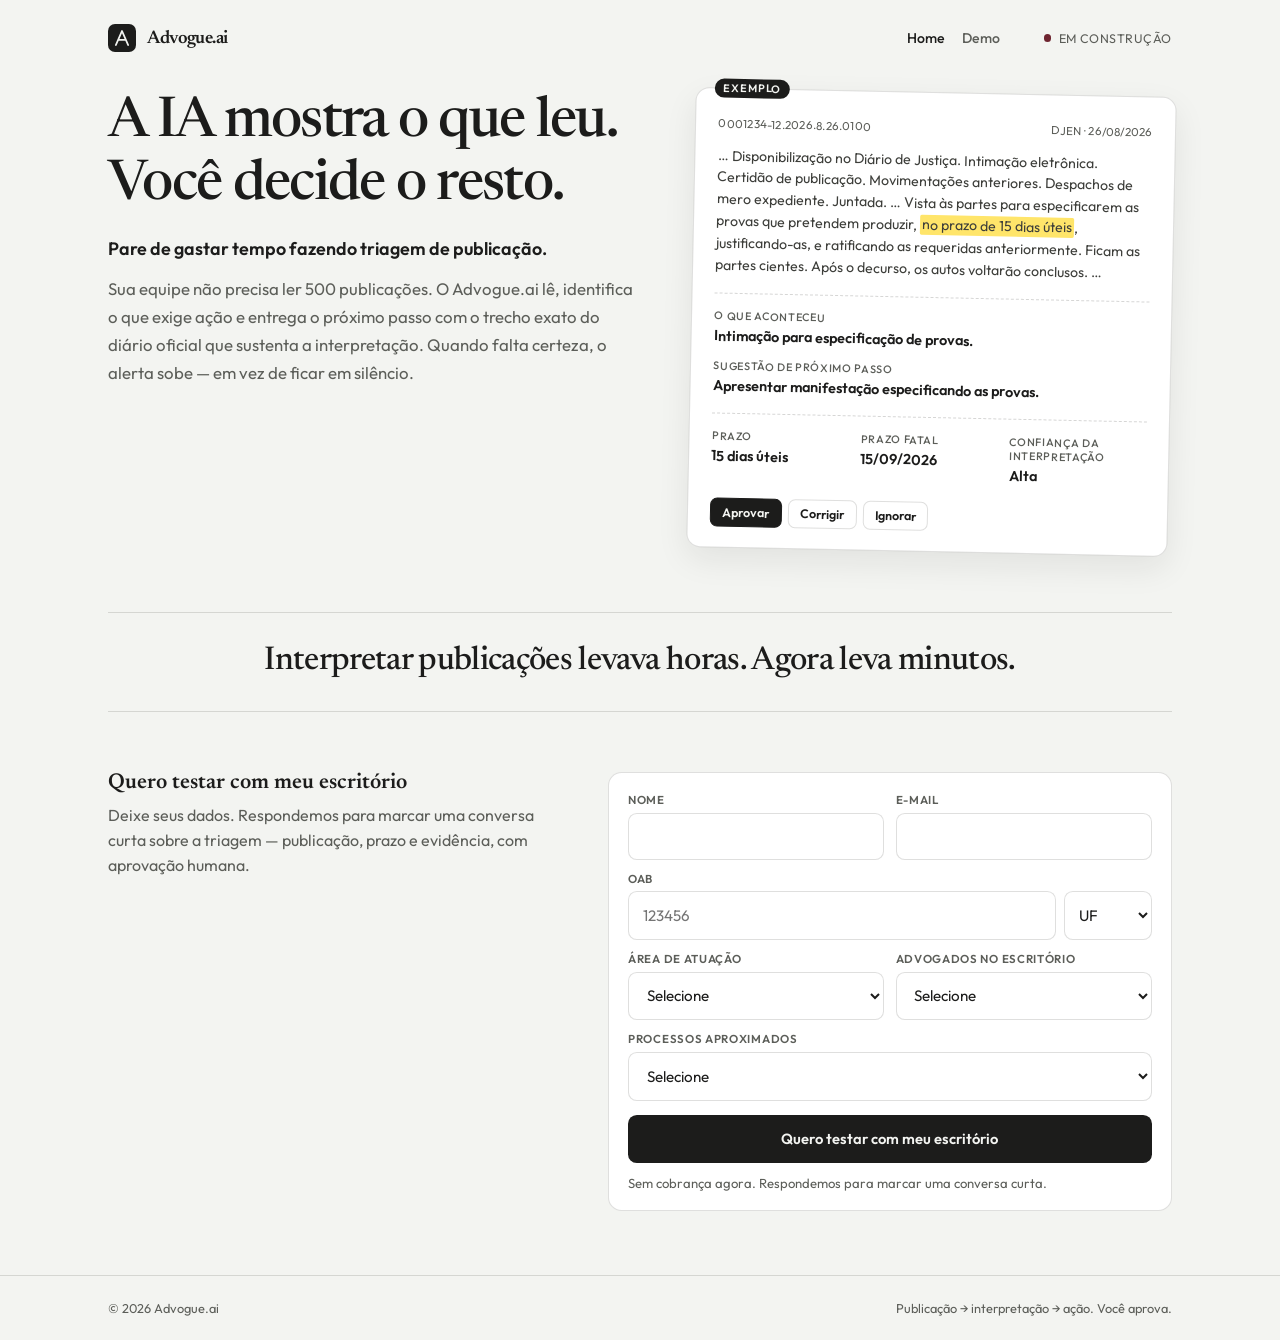
<file: index.html>
<!doctype html>
<html lang="pt-BR">
  <head>
    <meta charset="UTF-8" />
    <meta name="viewport" content="width=device-width, initial-scale=1.0" />
    <title>Advogue.ai — Triagem de publicações</title>
    <meta
      name="description"
      content="Pare de gastar tempo fazendo triagem de publicação. O Advogue.ai lê, indica a ação e mostra o trecho do diário que sustenta a interpretação. Você aprova."
    />
    <meta name="theme-color" content="#f3f4f1" />
    <link rel="icon" href="favicon.svg" type="image/svg+xml" />
    <link rel="canonical" href="https://advogue.ai/" />
    <meta property="og:title" content="Advogue.ai" />
    <meta
      property="og:description"
      content="A IA mostra o que leu. Você decide o resto."
    />
    <meta property="og:type" content="website" />
    <meta property="og:url" content="https://advogue.ai/" />
    <link rel="preconnect" href="https://fonts.googleapis.com" />
    <link rel="preconnect" href="https://fonts.gstatic.com" crossorigin />
    <link
      href="https://fonts.googleapis.com/css2?family=Newsreader:opsz,wght@6..72,500;6..72,600&family=Outfit:wght@400;500;600&display=swap"
      rel="stylesheet"
    />
    <link rel="stylesheet" href="styles.css" />
  </head>
  <body>
    <header class="top">
      <a class="mark" href="/" aria-label="Advogue.ai">
        <svg viewBox="0 0 32 32" width="28" height="28" aria-hidden="true">
          <rect width="32" height="32" rx="8" fill="#1c1c1b" />
          <path
            d="M9 24 L16 8 L23 24 M11.6 18.2 H20.4"
            fill="none"
            stroke="#f3f4f1"
            stroke-width="2.1"
            stroke-linecap="round"
            stroke-linejoin="round"
          />
        </svg>
        <span>Advogue.ai</span>
      </a>
      <nav class="nav">
        <a href="/" aria-current="page">Home</a>
        <a href="/demo/">Demo</a>
      </nav>
      <p class="status">
        <span class="dot"></span>
        Em construção
      </p>
    </header>

    <main>
      <section class="hero">
        <div class="copy">
          <h1>A IA mostra o que leu. Você decide o resto.</h1>
          <p class="kicker">Pare de gastar tempo fazendo triagem de publicação.</p>
          <p class="lede">
            Sua equipe não precisa ler 500 publicações. O Advogue.ai lê, identifica
            o que exige ação e entrega o próximo passo com o trecho exato do diário
            oficial que sustenta a interpretação. Quando falta certeza, o alerta
            sobe — em vez de ficar em silêncio.
          </p>
        </div>

        <aside class="quadro" aria-label="Exemplo ilustrativo de triagem">
          <p class="quadro-badge">Exemplo</p>
          <div class="quadro-top">
            <span>0001234-12.2026.8.26.0100</span>
            <span>DJEN · 26/08/2026</span>
          </div>
          <p class="quadro-trecho">
            … Disponibilização no Diário de Justiça. Intimação eletrônica.
            Certidão de publicação. Movimentações anteriores. Despachos de mero
            expediente. Juntada. … Vista às partes para especificarem as provas
            que pretendem produzir, <mark>no prazo de 15 dias úteis</mark>,
            justificando-as, e ratificando as requeridas anteriormente. Ficam
            as partes cientes. Após o decurso, os autos voltarão conclusos. …
          </p>
          <dl class="quadro-facts">
            <div>
              <dt>O que aconteceu</dt>
              <dd>Intimação para especificação de provas.</dd>
            </div>
            <div>
              <dt>Sugestão de próximo passo</dt>
              <dd>Apresentar manifestação especificando as provas.</dd>
            </div>
          </dl>
          <dl class="quadro-meta">
            <div>
              <dt>Prazo</dt>
              <dd>15 dias úteis</dd>
            </div>
            <div>
              <dt>Prazo fatal</dt>
              <dd>15/09/2026</dd>
            </div>
            <div>
              <dt>Confiança da interpretação</dt>
              <dd>Alta</dd>
            </div>
          </dl>
          <p class="quadro-actions" aria-hidden="true">
            <span class="is-primary">Aprovar</span>
            <span>Corrigir</span>
            <span>Ignorar</span>
          </p>
        </aside>
      </section>

      <p class="band">
        Interpretar publicações levava horas. Agora leva minutos.
      </p>

      <section class="piloto" id="piloto">
        <div class="piloto-copy">
          <h2>Quero testar com meu escritório</h2>
          <p>
            Deixe seus dados. Respondemos para marcar uma conversa curta sobre
            a triagem — publicação, prazo e evidência, com aprovação humana.
          </p>
        </div>

        <form id="waitlist" class="waitlist" novalidate>
          <div class="fields">
            <label>
              Nome
              <input id="name" name="name" type="text" autocomplete="name" required />
            </label>
            <label>
              E-mail
              <input
                id="email"
                name="email"
                type="email"
                autocomplete="email"
                inputmode="email"
                required
              />
            </label>
            <label class="oab-field full">
              OAB
              <div class="oab-row">
                <input
                  id="oab"
                  name="oab"
                  type="text"
                  inputmode="numeric"
                  autocomplete="off"
                  placeholder="123456"
                  required
                />
                <select id="oab_uf" name="oab_uf" required>
                  <option value="" selected disabled>UF</option>
                  <option value="AC">AC</option>
                  <option value="AL">AL</option>
                  <option value="AP">AP</option>
                  <option value="AM">AM</option>
                  <option value="BA">BA</option>
                  <option value="CE">CE</option>
                  <option value="DF">DF</option>
                  <option value="ES">ES</option>
                  <option value="GO">GO</option>
                  <option value="MA">MA</option>
                  <option value="MT">MT</option>
                  <option value="MS">MS</option>
                  <option value="MG">MG</option>
                  <option value="PA">PA</option>
                  <option value="PB">PB</option>
                  <option value="PR">PR</option>
                  <option value="PE">PE</option>
                  <option value="PI">PI</option>
                  <option value="RJ">RJ</option>
                  <option value="RN">RN</option>
                  <option value="RS">RS</option>
                  <option value="RO">RO</option>
                  <option value="RR">RR</option>
                  <option value="SC">SC</option>
                  <option value="SP">SP</option>
                  <option value="SE">SE</option>
                  <option value="TO">TO</option>
                </select>
              </div>
            </label>
            <label>
              Área de atuação
              <select id="area" name="area" required>
                <option value="" selected disabled>Selecione</option>
                <option value="contencioso-massa">Contencioso de massa</option>
                <option value="saude">Saúde / planos de saúde</option>
                <option value="bancario">Contencioso bancário</option>
                <option value="trabalhista">Trabalhista</option>
                <option value="civel">Cível</option>
                <option value="outro">Outra</option>
              </select>
            </label>
            <label>
              Advogados no escritório
              <select id="lawyers" name="lawyers" required>
                <option value="" selected disabled>Selecione</option>
                <option value="1-2">1–2</option>
                <option value="3-10">3–10</option>
                <option value="11-30">11–30</option>
                <option value="30+">Mais de 30</option>
              </select>
            </label>
            <label class="full">
              Processos aproximados
              <select id="caseload" name="caseload" required>
                <option value="" selected disabled>Selecione</option>
                <option value="ate-100">Até 100</option>
                <option value="100-500">100–500</option>
                <option value="500-2000">500–2.000</option>
                <option value="2000+">Mais de 2.000</option>
              </select>
            </label>
          </div>
          <button type="submit" id="submit">Quero testar com meu escritório</button>
          <p class="hint" id="hint">
            Sem cobrança agora. Respondemos para marcar uma conversa curta.
          </p>
        </form>
      </section>
    </main>

    <footer>
      <div class="footer-inner">
        <p>© <span id="year"></span> Advogue.ai</p>
        <p>Publicação → interpretação → ação. Você aprova.</p>
      </div>
    </footer>

    <script src="config.js"></script>
    <script src="app.js"></script>
  </body>
</html>
</file>
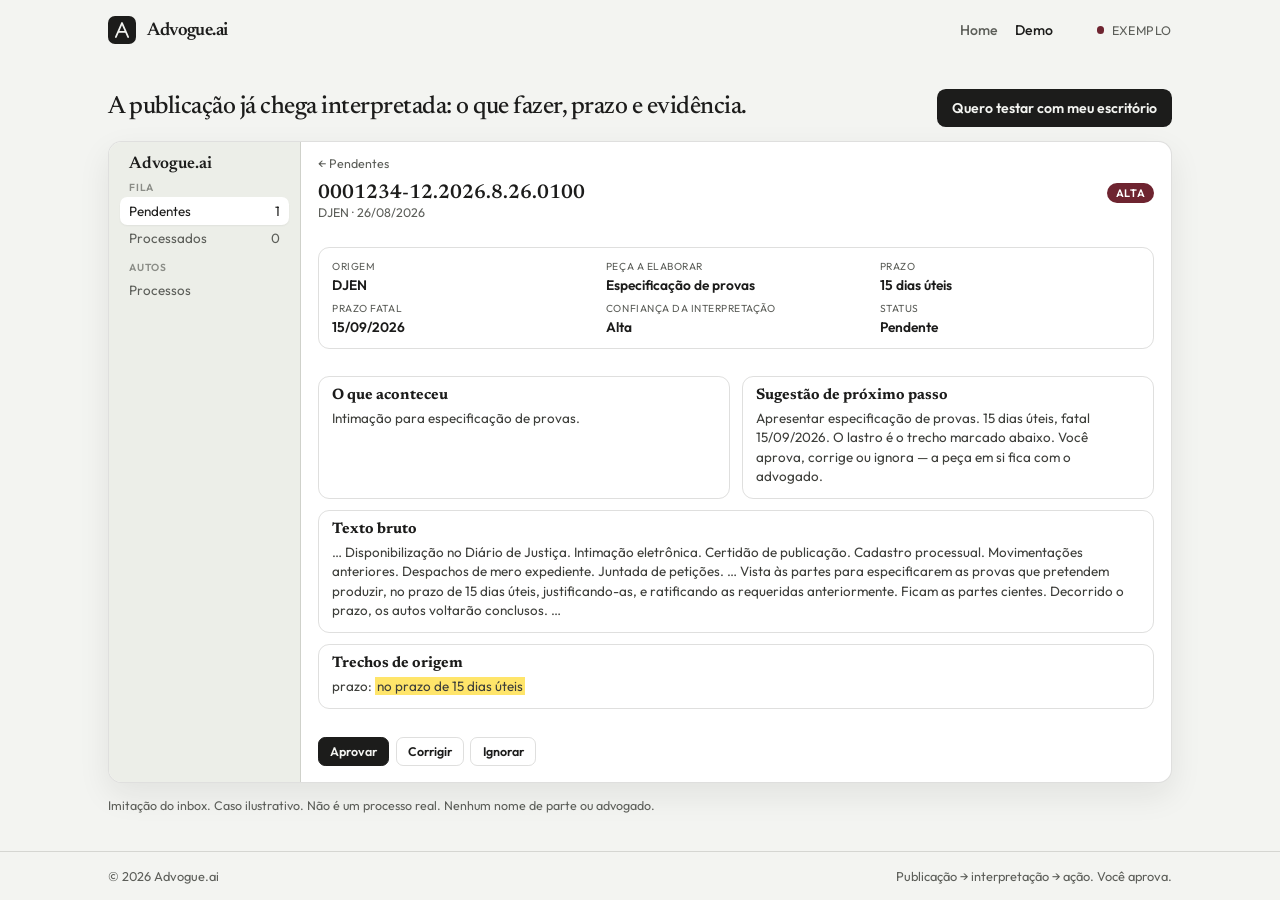
<file: demo/index.html>
<!doctype html>
<html lang="pt-BR">
  <head>
    <meta charset="UTF-8" />
    <meta name="viewport" content="width=device-width, initial-scale=1.0" />
    <title>Advogue.ai — Demo</title>
    <meta
      name="description"
      content="Veja o inbox do Advogue.ai: publicação, próximo passo, prazo fatal e o trecho do diário que sustenta a interpretação."
    />
    <meta name="theme-color" content="#f3f4f1" />
    <link rel="icon" href="/favicon.svg" type="image/svg+xml" />
    <link rel="canonical" href="https://advogue.ai/demo/" />
    <meta property="og:title" content="Advogue.ai — Demo" />
    <meta
      property="og:description"
      content="Publicação → interpretação → prazo → você decide."
    />
    <meta property="og:type" content="website" />
    <meta property="og:url" content="https://advogue.ai/demo/" />
    <link rel="preconnect" href="https://fonts.googleapis.com" />
    <link rel="preconnect" href="https://fonts.gstatic.com" crossorigin />
    <link
      href="https://fonts.googleapis.com/css2?family=Newsreader:opsz,wght@6..72,500;6..72,600&family=Outfit:wght@400;500;600&display=swap"
      rel="stylesheet"
    />
    <link rel="stylesheet" href="/styles.css" />
  </head>
  <body class="page-demo">
    <header class="top">
      <a class="mark" href="/" aria-label="Advogue.ai">
        <svg viewBox="0 0 32 32" width="28" height="28" aria-hidden="true">
          <rect width="32" height="32" rx="8" fill="#1c1c1b" />
          <path
            d="M9 24 L16 8 L23 24 M11.6 18.2 H20.4"
            fill="none"
            stroke="#f3f4f1"
            stroke-width="2.1"
            stroke-linecap="round"
            stroke-linejoin="round"
          />
        </svg>
        <span>Advogue.ai</span>
      </a>
      <nav class="nav">
        <a href="/">Home</a>
        <a href="/demo/" aria-current="page">Demo</a>
      </nav>
      <p class="status">
        <span class="dot"></span>
        Exemplo
      </p>
    </header>

    <main class="demo-main">
      <div class="demo-bar">
        <h1 class="demo-head">A publicação já chega interpretada: o que fazer, prazo e evidência.</h1>
        <a class="demo-cta" href="/#piloto">Quero testar com meu escritório</a>
      </div>

      <div class="dash" aria-label="Imitação do dashboard">
        <aside class="dash-side">
          <p class="dash-brand">Advogue.ai</p>
          <p class="dash-label">Fila</p>
          <p class="dash-nav is-active">Pendentes <span>1</span></p>
          <p class="dash-nav">Processados <span>0</span></p>
          <p class="dash-label">Autos</p>
          <p class="dash-nav">Processos</p>
        </aside>

        <div class="dash-main">
          <p class="dash-crumb">← Pendentes</p>
          <div class="dash-title">
            <div>
              <h2>0001234-12.2026.8.26.0100</h2>
              <p>DJEN · 26/08/2026</p>
            </div>
            <span class="dash-badge">Alta</span>
          </div>

          <dl class="dash-meta">
            <div>
              <dt>Origem</dt>
              <dd>DJEN</dd>
            </div>
            <div>
              <dt>Peça a elaborar</dt>
              <dd>Especificação de provas</dd>
            </div>
            <div>
              <dt>Prazo</dt>
              <dd>15 dias úteis</dd>
            </div>
            <div>
              <dt>Prazo fatal</dt>
              <dd>15/09/2026</dd>
            </div>
            <div>
              <dt>Confiança da interpretação</dt>
              <dd>Alta</dd>
            </div>
            <div>
              <dt>Status</dt>
              <dd>Pendente</dd>
            </div>
          </dl>

          <section class="dash-pack">
            <article class="dash-card">
              <h3>O que aconteceu</h3>
              <p>Intimação para especificação de provas.</p>
            </article>
            <article class="dash-card">
              <h3>Sugestão de próximo passo</h3>
              <p>
                Apresentar especificação de provas. 15 dias úteis, fatal
                15/09/2026. O lastro é o trecho marcado abaixo. Você aprova,
                corrige ou ignora — a peça em si fica com o advogado.
              </p>
            </article>
          </section>

          <section class="dash-card">
            <h3>Texto bruto</h3>
            <p>
              … Disponibilização no Diário de Justiça. Intimação eletrônica.
              Certidão de publicação. Cadastro processual. Movimentações
              anteriores. Despachos de mero expediente. Juntada de petições. …
              Vista às partes para especificarem as provas que pretendem
              produzir, no prazo de 15 dias úteis, justificando-as, e
              ratificando as requeridas anteriormente. Ficam as partes
              cientes. Decorrido o prazo, os autos voltarão conclusos. …
            </p>
          </section>

          <section class="dash-card">
            <h3>Trechos de origem</h3>
            <p>
              prazo:
              <mark>no prazo de 15 dias úteis</mark>
            </p>
          </section>

          <p class="quadro-actions" aria-hidden="true">
            <span class="is-primary">Aprovar</span>
            <span>Corrigir</span>
            <span>Ignorar</span>
          </p>
        </div>
      </div>

      <p class="dash-caption">
        Imitação do inbox. Caso ilustrativo. Não é um processo real. Nenhum
        nome de parte ou advogado.
      </p>
    </main>

    <footer>
      <div class="footer-inner">
        <p>© <span id="year"></span> Advogue.ai</p>
        <p>Publicação → interpretação → ação. Você aprova.</p>
      </div>
    </footer>

    <script>
      const year = document.getElementById("year");
      if (year) year.textContent = String(new Date().getFullYear());
    </script>
  </body>
</html>
</file>
<file: styles.css>
:root {
  --bg: #f3f4f1;
  --ink: #1c1c1b;
  --muted: #5c5e59;
  --line: rgba(28, 28, 27, 0.14);
  --paper: #fff;
  --paper-ink: #1c1c1b;
  --paper-muted: #5c5e59;
  --accent: #6e2430;
  --highlight: #ffe56a;
}

* {
  box-sizing: border-box;
}

html,
body {
  margin: 0;
  min-height: 100%;
}

body {
  min-height: 100dvh;
  display: flex;
  flex-direction: column;
  color: var(--ink);
  background: var(--bg);
  font-family: Outfit, system-ui, sans-serif;
  overflow-x: hidden;
}

.top,
main,
footer {
  position: relative;
  z-index: 1;
}

.top,
.footer-inner {
  display: flex;
  align-items: center;
  justify-content: space-between;
  gap: 0.75rem 1.5rem;
  flex-wrap: wrap;
  width: min(1120px, 100%);
  margin: 0 auto;
  padding: 1.5rem 1.75rem;
}

.nav {
  display: flex;
  gap: 1.1rem;
  margin-left: auto;
  margin-right: 1.25rem;
}

.nav a {
  color: var(--muted);
  text-decoration: none;
  font-size: 0.88rem;
  font-weight: 500;
}

.nav a:hover,
.nav a[aria-current="page"] {
  color: var(--ink);
}

.flow {
  display: grid;
  gap: 0.85rem;
  max-width: 40rem;
}

.flow-step {
  padding: 1.15rem 1.25rem;
  border: 1px solid var(--line);
  border-radius: 0.85rem;
  background: var(--paper);
}

.flow-step h2 {
  margin: 0 0 0.55rem;
  font-size: 0.72rem;
  font-weight: 600;
  letter-spacing: 0.08em;
  text-transform: uppercase;
  color: var(--muted);
}

.flow-step p {
  margin: 0;
  line-height: 1.55;
}

.flow-arrow {
  margin: 0;
  text-align: center;
  color: var(--muted);
  font-size: 0.85rem;
  letter-spacing: 0.08em;
}

.flow-result {
  display: grid;
  gap: 0.85rem 1.25rem;
}

.flow-result div dt {
  margin: 0 0 0.25rem;
  font-size: 0.72rem;
  font-weight: 600;
  letter-spacing: 0.06em;
  text-transform: uppercase;
  color: var(--muted);
}

.flow-result div dd {
  margin: 0;
  font-size: 1.02rem;
  font-weight: 600;
  line-height: 1.4;
}

.flow-evidence {
  font-weight: 400 !important;
  color: #3d3e3a;
}

.flow-evidence mark {
  background: var(--highlight);
  color: inherit;
  padding: 0.05em 0.12em;
}

.demo-cta {
  display: inline-flex;
  margin-top: 0;
  padding: 0.65rem 0.95rem;
  border-radius: 0.55rem;
  background: var(--ink);
  color: var(--bg);
  text-decoration: none;
  font-size: 0.88rem;
  font-weight: 600;
  white-space: nowrap;
}

.demo-cta:hover {
  background: var(--accent);
}

.demo-head {
  margin: 0;
  font-family: Newsreader, Georgia, serif;
  font-size: clamp(1.2rem, 2.2vw, 1.55rem);
  font-weight: 500;
  letter-spacing: -0.02em;
  line-height: 1.25;
}

.demo-bar {
  display: flex;
  align-items: center;
  justify-content: space-between;
  gap: 1rem 1.5rem;
}

.demo-main {
  flex: 1 0 auto;
  justify-content: center;
  max-width: 1120px;
  gap: 0.85rem;
  padding-top: 0.5rem;
  padding-bottom: 1rem;
}

.dash-pack {
  display: grid;
  grid-template-columns: 1fr 1fr;
  gap: 0.7rem;
}

.dash-sub {
  margin-top: 0.7rem !important;
}

.dash-list {
  margin: 0;
  padding-left: 1.1rem;
  font-size: 0.84rem;
  line-height: 1.45;
  color: #3d3e3a;
}

.dash-list li + li {
  margin-top: 0.25rem;
}

.page-demo .top,
.page-demo .footer-inner {
  padding-top: 1rem;
  padding-bottom: 1rem;
}

.dash-foot {
  display: flex;
  flex-wrap: wrap;
  align-items: center;
  justify-content: space-between;
  gap: 0.75rem 1.25rem;
}

.dash-caption {
  margin: 0;
  font-size: 0.78rem;
  line-height: 1.4;
  color: var(--muted);
}

.dash {
  display: grid;
  grid-template-columns: 12rem minmax(0, 1fr);
  overflow: hidden;
  border: 1px solid var(--line);
  border-radius: 0.85rem;
  background: var(--paper);
  box-shadow: 0 12px 32px rgba(28, 28, 27, 0.08);
}

.dash-side {
  padding: 0.9rem 0.7rem;
  border-right: 1px solid var(--line);
  background: #eceee8;
}

.dash-brand {
  margin: 0 0.55rem;
  font-family: Newsreader, Georgia, serif;
  font-size: 1.05rem;
  font-weight: 600;
}

.dash-kicker {
  margin: 0.1rem 0.55rem 0.7rem;
  font-size: 0.7rem;
  color: var(--muted);
}

.dash-label {
  margin: 0.55rem 0.55rem 0.2rem;
  font-size: 0.64rem;
  font-weight: 600;
  letter-spacing: 0.08em;
  text-transform: uppercase;
  color: #8a8c86;
}

.dash-nav {
  display: flex;
  justify-content: space-between;
  margin: 0;
  padding: 0.35rem 0.55rem;
  border-radius: 0.45rem;
  font-size: 0.84rem;
  color: var(--muted);
}

.dash-nav.is-active {
  background: #fff;
  color: var(--ink);
  box-shadow: 0 1px 2px rgba(28, 28, 27, 0.06);
}

.dash-main {
  display: flex;
  flex-direction: column;
  gap: 0.7rem;
  padding: 0.9rem 1.05rem 1rem;
}

.dash-crumb {
  margin: 0;
  font-size: 0.78rem;
  color: var(--muted);
}

.dash-title {
  display: flex;
  align-items: flex-start;
  justify-content: space-between;
  gap: 1rem;
}

.dash-title h2 {
  margin: 0;
  font-family: Newsreader, Georgia, serif;
  font-size: 1.25rem;
  font-weight: 600;
}

.dash-title p {
  margin: 0.15rem 0 0;
  font-size: 0.78rem;
  color: var(--muted);
}

.dash-badge {
  padding: 0.2rem 0.55rem;
  border-radius: 999px;
  background: var(--accent);
  color: #fff;
  font-size: 0.68rem;
  font-weight: 600;
  letter-spacing: 0.06em;
  text-transform: uppercase;
}

.dash-meta {
  display: grid;
  grid-template-columns: repeat(3, minmax(0, 1fr));
  gap: 0.55rem 0.85rem;
  padding: 0.75rem 0.85rem;
  border: 1px solid var(--line);
  border-radius: 0.7rem;
}

.dash-meta dt {
  margin: 0 0 0.15rem;
  font-size: 0.64rem;
  letter-spacing: 0.05em;
  text-transform: uppercase;
  color: var(--muted);
}

.dash-meta dd {
  margin: 0;
  font-size: 0.86rem;
  font-weight: 600;
}

.dash-card {
  padding: 0.7rem 0.85rem;
  border: 1px solid var(--line);
  border-radius: 0.7rem;
}

.dash-card h3 {
  margin: 0 0 0.35rem;
  font-family: Newsreader, Georgia, serif;
  font-size: 0.95rem;
}

.dash-card p {
  margin: 0;
  font-size: 0.84rem;
  line-height: 1.45;
  color: #3d3e3a;
}

.dash-card mark {
  background: var(--highlight);
  color: inherit;
  padding: 0.05em 0.12em;
}

@media (max-width: 900px) {
  .dash {
    grid-template-columns: 1fr;
  }

  .dash-side {
    border-right: 0;
    border-bottom: 1px solid var(--line);
  }

  .dash-meta {
    grid-template-columns: 1fr 1fr;
  }

  .dash-pack {
    grid-template-columns: 1fr;
  }
}

.mark {
  display: inline-flex;
  align-items: center;
  gap: 0.7rem;
  color: inherit;
  text-decoration: none;
  font-family: Newsreader, Georgia, serif;
  font-size: 1.15rem;
  font-weight: 600;
  letter-spacing: -0.03em;
}

.status {
  display: inline-flex;
  align-items: center;
  gap: 0.45rem;
  margin: 0;
  font-size: 0.78rem;
  letter-spacing: 0.04em;
  text-transform: uppercase;
  color: var(--muted);
}

.dot {
  width: 0.45rem;
  height: 0.45rem;
  border-radius: 50%;
  background: var(--accent);
  box-shadow: 0 0 0 0 rgba(110, 36, 48, 0.45);
  animation: pulse 2.2s ease-out infinite;
}

@keyframes pulse {
  0% {
    box-shadow: 0 0 0 0 rgba(110, 36, 48, 0.4);
  }
  70% {
    box-shadow: 0 0 0 0.55rem rgba(110, 36, 48, 0);
  }
  100% {
    box-shadow: 0 0 0 0 rgba(110, 36, 48, 0);
  }
}

main {
  flex: 1 0 auto;
  display: flex;
  flex-direction: column;
  gap: 3.5rem;
  width: min(1120px, 100%);
  margin: 0 auto;
  padding: 1rem 1.75rem 4rem;
}

.hero {
  display: grid;
  grid-template-columns: minmax(0, 1.05fr) minmax(18rem, 0.95fr);
  gap: 3.2rem;
  align-items: start;
  width: 100%;
}

.eyebrow {
  margin: 0 0 1rem;
  font-size: 0.82rem;
  font-weight: 500;
  line-height: 1.45;
  color: var(--muted);
}

h1 {
  margin: 0;
  font-family: Newsreader, Georgia, serif;
  font-size: clamp(2.35rem, 5vw, 3.5rem);
  font-weight: 500;
  letter-spacing: -0.03em;
  line-height: 1.12;
}

.kicker {
  max-width: 36rem;
  margin: 1.15rem 0 0;
  font-size: 1.12rem;
  font-weight: 600;
  line-height: 1.45;
}

.lede {
  max-width: 36rem;
  margin: 0.85rem 0 0;
  font-size: 1.05rem;
  line-height: 1.65;
  color: var(--muted);
}

.proof {
  margin: 1.15rem 0 0;
  font-size: 0.82rem;
  font-weight: 500;
  letter-spacing: 0.04em;
  text-transform: uppercase;
  color: var(--accent);
}

.split {
  display: grid;
  grid-template-columns: 1fr 1fr;
  gap: 1rem;
}

.split article {
  padding: 1.25rem 1.3rem;
  border: 1px solid var(--line);
  border-radius: 0.85rem;
  background: var(--paper);
}

.split h2,
.piloto h2 {
  margin: 0;
  font-family: Newsreader, Georgia, serif;
  font-size: 1.35rem;
  font-weight: 600;
}

.split p,
.piloto-copy p {
  margin: 0.55rem 0 0;
  line-height: 1.55;
  color: var(--muted);
}

.band {
  margin: 0.25rem 0;
  padding: 1.75rem 0.5rem;
  border-top: 1px solid var(--line);
  border-bottom: 1px solid var(--line);
  font-family: Newsreader, Georgia, serif;
  font-size: clamp(1.45rem, 3.2vw, 2.05rem);
  font-weight: 500;
  letter-spacing: -0.02em;
  line-height: 1.3;
  text-align: center;
}

.piloto {
  display: grid;
  grid-template-columns: minmax(0, 0.9fr) minmax(0, 1.1fr);
  gap: 2.4rem;
  align-items: start;
}

.waitlist {
  padding: 1.2rem;
  border: 1px solid var(--line);
  border-radius: 0.85rem;
  background: var(--paper);
}

.fields {
  display: grid;
  grid-template-columns: 1fr 1fr;
  gap: 0.7rem;
}

.fields .full {
  grid-column: 1 / -1;
}

.oab-row {
  display: grid;
  grid-template-columns: 1fr 5.5rem;
  gap: 0.5rem;
}

.oab-row select {
  padding-left: 0.65rem;
  padding-right: 0.45rem;
}

label {
  display: flex;
  flex-direction: column;
  gap: 0.35rem;
  font-size: 0.72rem;
  font-weight: 600;
  letter-spacing: 0.06em;
  text-transform: uppercase;
  color: var(--muted);
}

input,
select {
  width: 100%;
  border: 1px solid var(--line);
  border-radius: 0.55rem;
  background: #fff;
  color: var(--ink);
  font: inherit;
  font-size: 0.95rem;
  font-weight: 400;
  letter-spacing: 0;
  text-transform: none;
  padding: 0.8rem 0.85rem;
  outline: none;
}

input:focus,
select:focus {
  border-color: var(--ink);
}

.waitlist > button {
  width: 100%;
  margin-top: 0.9rem;
}

button {
  border: 0;
  border-radius: 0.55rem;
  background: var(--ink);
  color: var(--bg);
  font: inherit;
  font-size: 0.92rem;
  font-weight: 600;
  padding: 0.9rem 1.15rem;
  cursor: pointer;
}

button:hover {
  background: var(--accent);
}

button:disabled {
  cursor: wait;
  opacity: 0.7;
}

.hint {
  margin: 0.75rem 0 0;
  font-size: 0.82rem;
  font-weight: 400;
  letter-spacing: 0;
  text-transform: none;
  color: var(--muted);
}

.hint.ok {
  color: #215c38;
}

.hint.err {
  color: var(--accent);
}

.quadro {
  position: relative;
  color: var(--paper-ink);
  background: var(--paper);
  border-radius: 0.85rem;
  padding: 1.35rem 1.4rem 1.2rem;
  border: 1px solid var(--line);
  box-shadow: 0 12px 32px rgba(28, 28, 27, 0.08);
  transform: rotate(1.2deg);
}

.quadro-badge {
  position: absolute;
  top: -0.65rem;
  left: 1.1rem;
  margin: 0;
  padding: 0.18rem 0.55rem;
  border-radius: 999px;
  background: var(--ink);
  color: var(--bg);
  font-size: 0.68rem;
  font-weight: 600;
  letter-spacing: 0.08em;
  text-transform: uppercase;
}

.quadro-top {
  display: flex;
  justify-content: space-between;
  gap: 0.75rem;
  margin: 0.35rem 0 0.9rem;
  font-size: 0.72rem;
  letter-spacing: 0.02em;
  color: var(--paper-muted);
}

.quadro-capa {
  margin: 0;
  font-size: 0.88rem;
  line-height: 1.5;
}

.quadro-why {
  margin: 0.95rem 0 0.35rem;
  font-size: 0.68rem;
  font-weight: 600;
  letter-spacing: 0.06em;
  text-transform: uppercase;
  color: var(--paper-muted);
}

.quadro-trecho {
  margin: 0;
  font-size: 0.88rem;
  line-height: 1.55;
  color: #3d3e3a;
}

.quadro-trecho mark {
  background: var(--highlight);
  color: inherit;
  padding: 0.05em 0.12em;
  border-radius: 0.12em;
}

.quadro-facts,
.quadro-meta {
  display: grid;
  gap: 0.75rem;
  margin: 1.05rem 0 0;
  padding-top: 0.95rem;
  border-top: 1px dashed rgba(28, 28, 27, 0.18);
}

.quadro-facts {
  grid-template-columns: 1fr;
}

.quadro-meta {
  grid-template-columns: repeat(3, minmax(0, 1fr));
}

.quadro-facts dt,
.quadro-meta dt {
  margin: 0 0 0.25rem;
  font-size: 0.68rem;
  font-weight: 500;
  letter-spacing: 0.06em;
  text-transform: uppercase;
  color: var(--paper-muted);
}

.quadro-facts dd,
.quadro-meta dd {
  margin: 0;
  font-size: 0.9rem;
  font-weight: 600;
  line-height: 1.35;
}

.quadro-actions {
  display: flex;
  flex-wrap: wrap;
  gap: 0.4rem;
  margin: 1.05rem 0 0;
}

.quadro-actions span {
  padding: 0.4rem 0.7rem;
  border: 1px solid var(--line);
  border-radius: 0.45rem;
  font-size: 0.78rem;
  font-weight: 600;
}

.quadro-actions .is-primary {
  background: var(--ink);
  border-color: var(--ink);
  color: var(--bg);
}

footer {
  width: 100%;
  margin-top: auto;
  border-top: 1px solid var(--line);
  color: var(--muted);
  font-size: 0.8rem;
}

footer p {
  margin: 0;
}

@media (max-width: 900px) {
  .hero,
  .split,
  .piloto,
  .fields {
    grid-template-columns: 1fr;
  }

  .quadro {
    transform: none;
    max-width: 34rem;
  }
}

@media (max-width: 640px) {
  .quadro-meta {
    grid-template-columns: 1fr;
  }

  main {
    padding-top: 1rem;
    gap: 2.4rem;
  }
}
</file>
